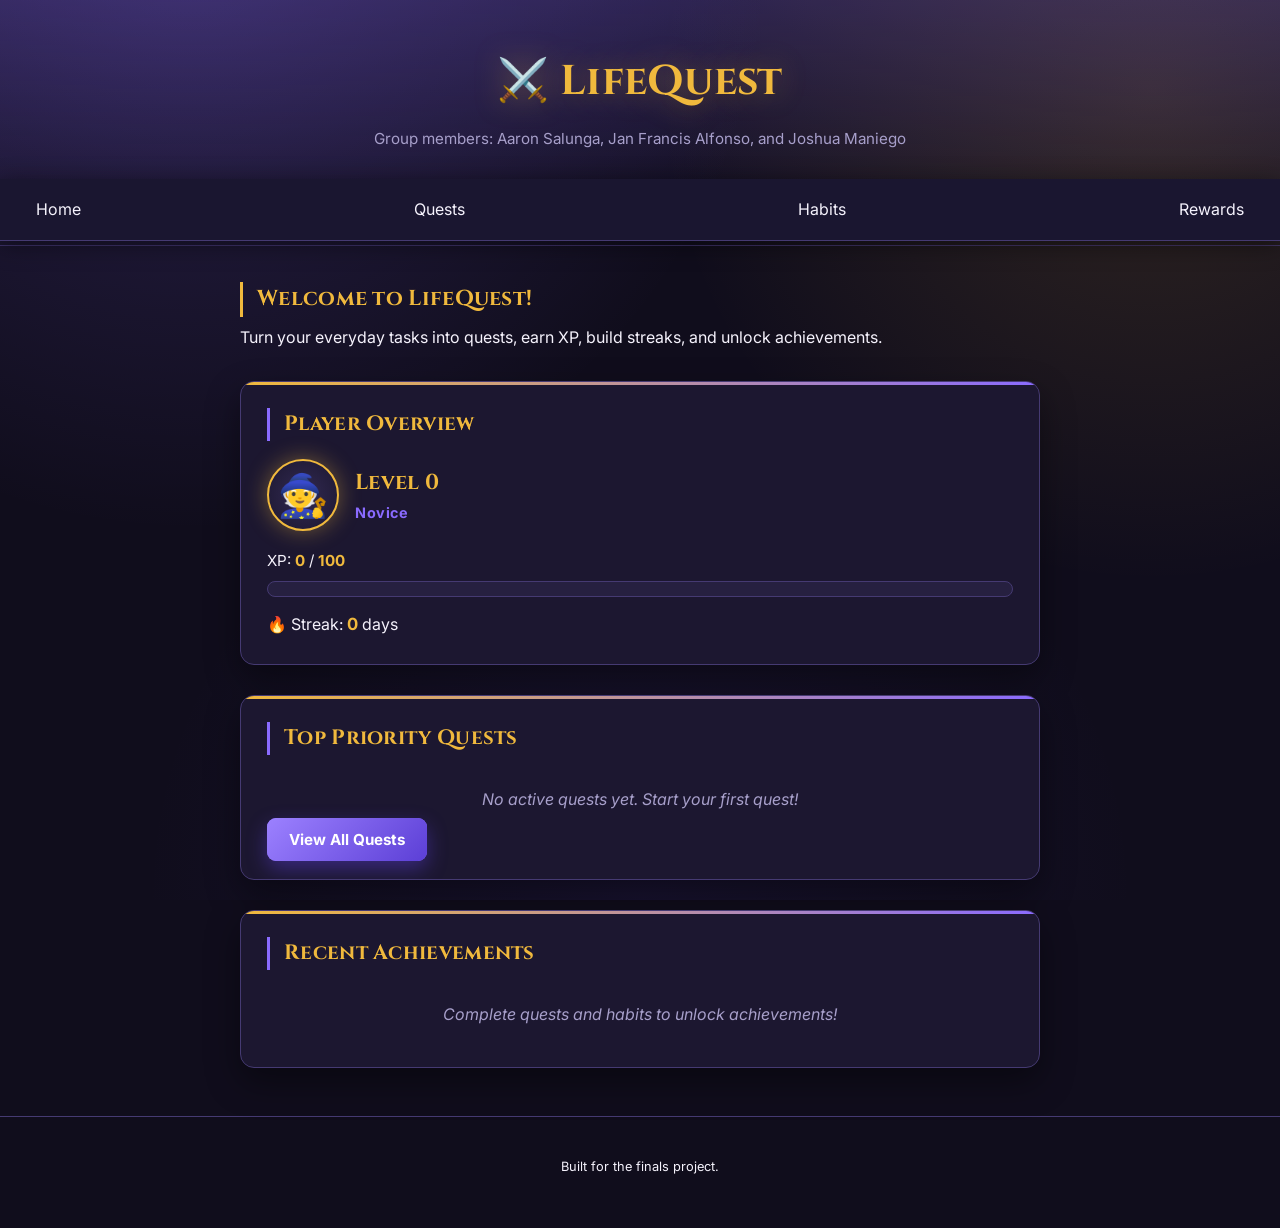
<file: index.html>
<!DOCTYPE html>
<html lang="en">
<head>
  <meta charset="UTF-8" />
  <meta name="viewport" content="width=device-width, initial-scale=1.0" />
  <title>LifeQuest | Home</title>
  <link rel="stylesheet" href="styles.css" />
</head>
<body>

  <header>
    <h1>⚔️ LifeQuest</h1>
    <p>Group members: Aaron Salunga, Jan Francis Alfonso, and Joshua Maniego</p>

    <nav class="nav-bar">
      <a href="index.html">Home</a>
      <a href="quests.html">Quests</a>
      <a href="habits.html">Habits</a>
      <a href="rewards.html">Rewards</a>
    </nav>
  </header>

  <main>

    <section>
      <h2>Welcome to LifeQuest!</h2>
      <p>
        Turn your everyday tasks into quests, earn XP, build streaks,
        and unlock achievements.
      </p>
    </section>

    <section class="card">
      <h2>Player Overview</h2>

      <div class="player-info">
        <div class="avatar">🧙</div>

        <div>
          <h3 id="player-level">Level 0</h3>
          <p id="player-rank">Novice</p>
        </div>
      </div>

      <div class="xp-section">
        <p>
          XP:
          <span id="current-xp">0</span> /
          <span id="next-level-xp">100</span>
        </p>

        <div class="progress-bar">
          <div id="xp-progress" class="progress-fill"></div>
        </div>
      </div>

      <p>
        🔥 Streak:
        <strong id="streak-count">0</strong> days
      </p>
    </section>

    <section class="card">
      <h2>Top Priority Quests</h2>

      <div id="home-quests">
        <p id="no-home-quests">
          No active quests yet. Start your first quest!
        </p>
      </div>

      <a href="quests.html" class="btn-primary">
        View All Quests
      </a>
    </section>

    <section class="card">
      <h2>Recent Achievements</h2>

      <div id="recent-achievements">
        <p id="no-achievements">
          Complete quests and habits to unlock achievements!
        </p>
      </div>
    </section>

  </main>

  <footer>
    <p>Built for the finals project.</p>
  </footer>

  <script src="script.js"></script>
</body>
</html>
</file>
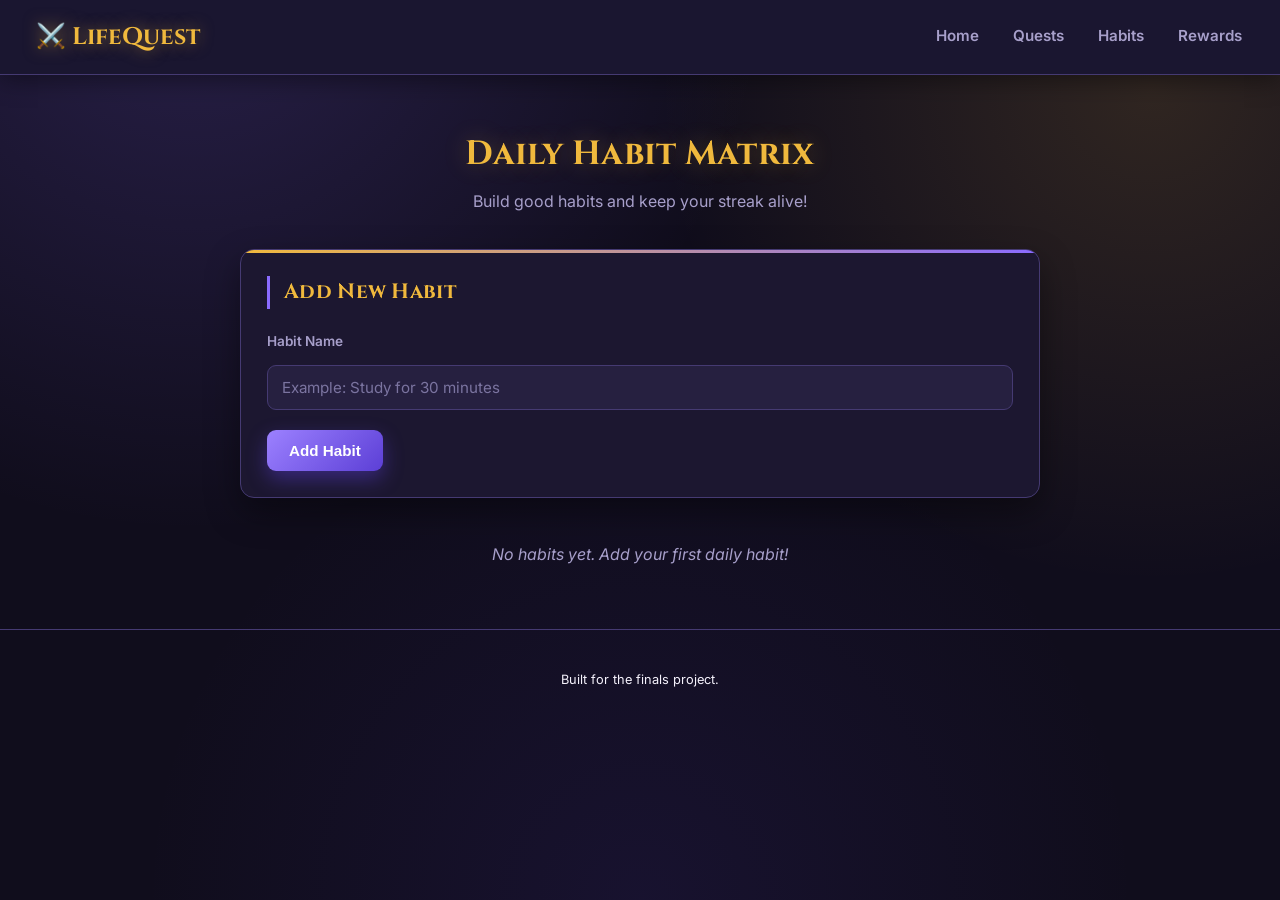
<file: habits.html>
<!DOCTYPE html>
<html lang="en">
<head>
  <meta charset="UTF-8">
  <meta name="viewport" content="width=device-width, initial-scale=1.0">
  <title>LifeQuest | Habits</title>
  <link rel="stylesheet" href="styles.css">
</head>

<body>

  <nav class="nav-bar">
    <div class="logo">⚔️ LifeQuest</div>

    <div class="nav-links">
      <a href="index.html">Home</a>
      <a href="quests.html">Quests</a>
      <a href="habits.html">Habits</a>
      <a href="rewards.html">Rewards</a>
    </div>
  </nav>

  <main>

    <section class="page-header">
      <h1>Daily Habit Matrix</h1>
      <p>Build good habits and keep your streak alive!</p>
    </section>

    <section class="card">

      <h2>Add New Habit</h2>

      <form id="habit-form">

        <label for="habit-name">Habit Name</label>

        <input
          type="text"
          id="habit-name"
          placeholder="Example: Study for 30 minutes"
          required
        >

        <button type="submit" class="btn-primary">
          Add Habit
        </button>

      </form>

    </section>

    <section>

      <div id="habit-list">

        <p id="no-habits">
          No habits yet. Add your first daily habit!
        </p>

      </div>

    </section>

  </main>

  <footer>
    <p>Built for the finals project.</p>
  </footer>

  <script src="script.js"></script>

</body>
</html>
</file>
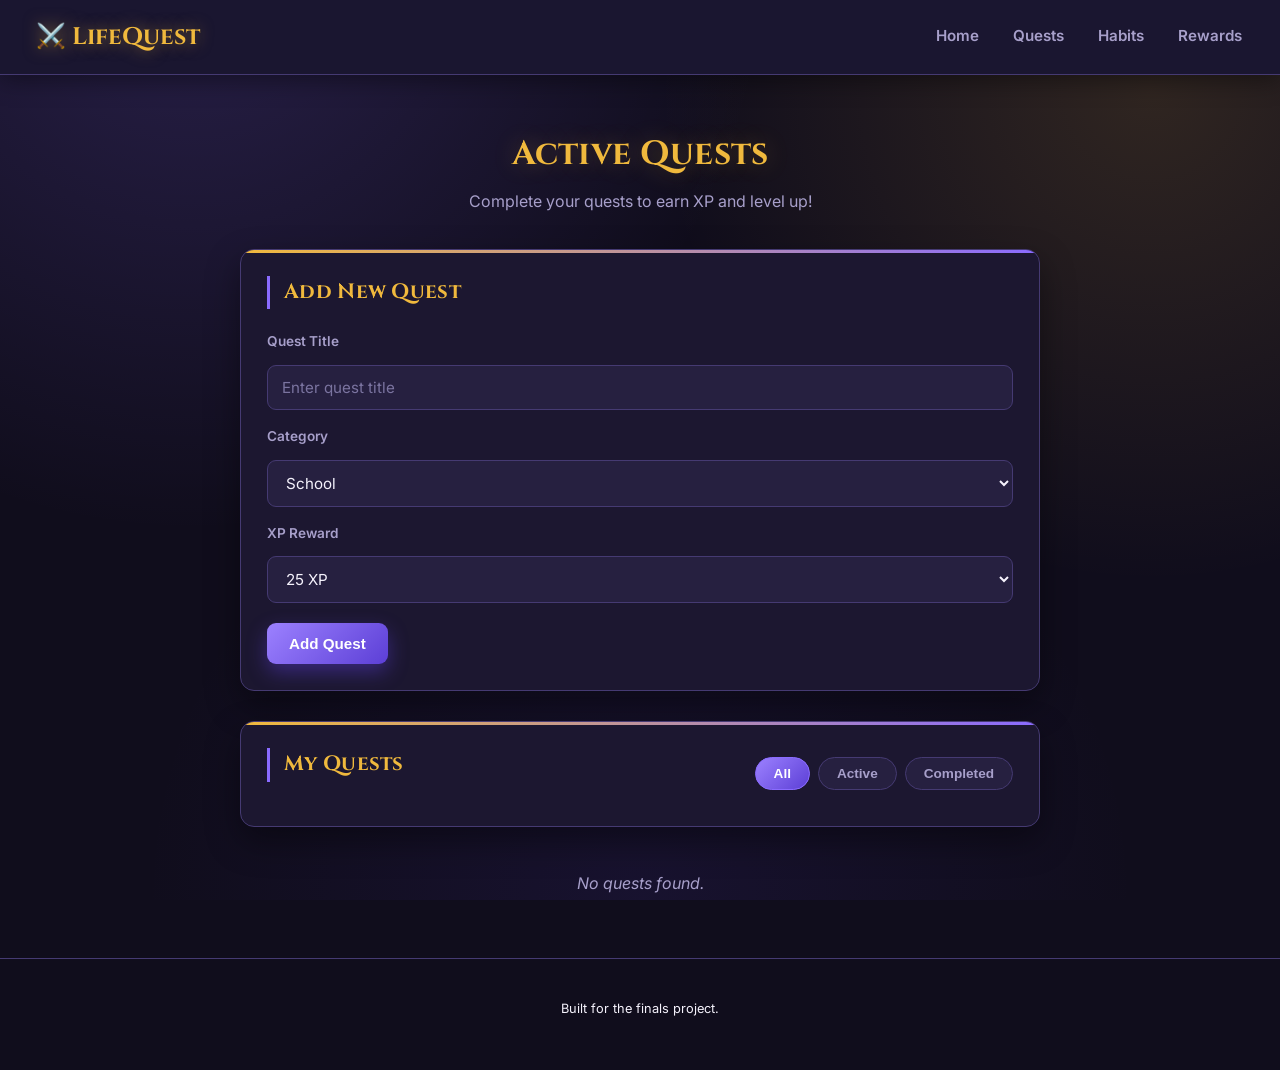
<file: quests.html>
<!DOCTYPE html>
<html lang="en">
<head>
  <meta charset="UTF-8">
  <meta name="viewport" content="width=device-width, initial-scale=1.0">
  <title>LifeQuest | Quests</title>
  <link rel="stylesheet" href="styles.css">
</head>

<body>

  <nav class="nav-bar">
    <div class="logo">⚔️ LifeQuest</div>

    <div class="nav-links">
      <a href="index.html">Home</a>
      <a href="quests.html">Quests</a>
      <a href="habits.html">Habits</a>
      <a href="rewards.html">Rewards</a>
    </div>
  </nav>

  <main>

    <section class="page-header">
      <h1>Active Quests</h1>
      <p>Complete your quests to earn XP and level up!</p>
    </section>

    <section class="card">
      <h2>Add New Quest</h2>

      <form id="quest-form">

        <label for="quest-title">Quest Title</label>

        <input
          type="text"
          id="quest-title"
          placeholder="Enter quest title"
          required
        >

        <label for="quest-category">Category</label>

        <select id="quest-category">
          <option value="School">School</option>
          <option value="Health">Health</option>
          <option value="Personal">Personal</option>
          <option value="Chores">Chores</option>
        </select>

        <label for="quest-xp">XP Reward</label>

        <select id="quest-xp">
          <option value="25">25 XP</option>
          <option value="50">50 XP</option>
          <option value="75">75 XP</option>
          <option value="100">100 XP</option>
        </select>

        <button type="submit" class="btn-primary">
          Add Quest
        </button>

      </form>
    </section>

    <section class="card">

      <div class="quest-header">
        <h2>My Quests</h2>

        <div class="quest-filters">

          <button
            type="button"
            class="filter-btn active-filter"
            data-filter="all">
            All
          </button>

          <button
            type="button"
            class="filter-btn"
            data-filter="active">
            Active
          </button>

          <button
            type="button"
            class="filter-btn"
            data-filter="completed">
            Completed
          </button>

        </div>
      </div>

    </section>

    <section>

      <div id="quest-list">

        <p id="no-quests">
          You don't have any quests yet. Add your first quest above!
        </p>

      </div>

    </section>

  </main>

  <footer>
    <p>Built for the finals project.</p>
  </footer>

  <script src="script.js"></script>

</body>
</html>
</file>
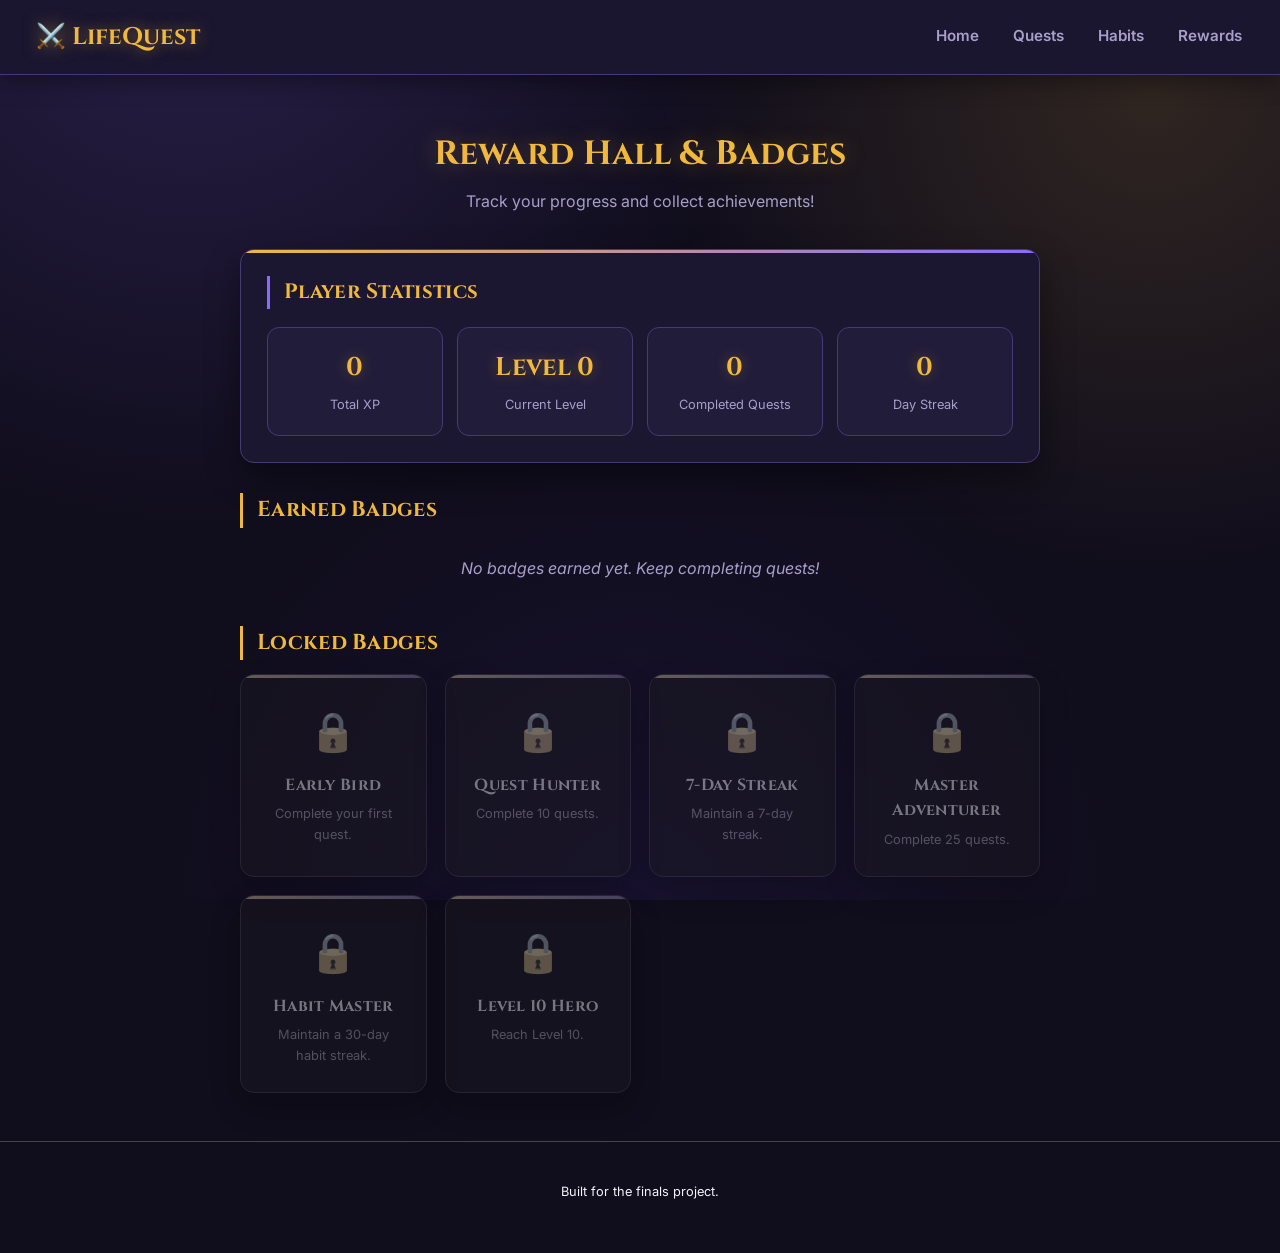
<file: rewards.html>
<!DOCTYPE html>
<html lang="en">
<head>
  <meta charset="UTF-8">
  <meta name="viewport" content="width=device-width, initial-scale=1.0">
  <title>LifeQuest | Rewards</title>
  <link rel="stylesheet" href="styles.css">
</head>

<body>

  <nav class="nav-bar">
    <div class="logo">⚔️ LifeQuest</div>

    <div class="nav-links">
      <a href="index.html">Home</a>
      <a href="quests.html">Quests</a>
      <a href="habits.html">Habits</a>
      <a href="rewards.html">Rewards</a>
    </div>
  </nav>

  <main>

    <section class="page-header">
      <h1>Reward Hall & Badges</h1>
      <p>Track your progress and collect achievements!</p>
    </section>

    <section class="card">

      <h2>Player Statistics</h2>

      <div class="stats-grid">

        <div class="stat-box">
          <h3 id="total-xp">0</h3>
          <p>Total XP</p>
        </div>

        <div class="stat-box">
          <h3 id="reward-level">Level 0</h3>
          <p>Current Level</p>
        </div>

        <div class="stat-box">
          <h3 id="completed-quests">0</h3>
          <p>Completed Quests</p>
        </div>

        <div class="stat-box">
          <h3 id="reward-streak">0</h3>
          <p>Day Streak</p>
        </div>

      </div>

    </section>

    <section>

      <h2>Earned Badges</h2>

      <div id="earned-badges" class="badge-grid">

        <p id="no-earned-badges">
          No badges earned yet. Keep completing quests!
        </p>

      </div>

    </section>

    <section>

      <h2>Locked Badges</h2>

      <div id="locked-badges" class="badge-grid">

        <div class="card badge-card">
          <div class="badge-icon">🔒</div>
          <h3>Early Bird</h3>
          <p>Complete your first quest.</p>
        </div>

        <div class="card badge-card">
          <div class="badge-icon">🔒</div>
          <h3>Quest Hunter</h3>
          <p>Complete 10 quests.</p>
        </div>

        <div class="card badge-card">
          <div class="badge-icon">🔒</div>
          <h3>7-Day Streak</h3>
          <p>Maintain a 7-day streak.</p>
        </div>

        <div class="card badge-card">
          <div class="badge-icon">🔒</div>
          <h3>Master Adventurer</h3>
          <p>Complete 25 quests.</p>
        </div>

        <div class="card badge-card">
          <div class="badge-icon">🔒</div>
          <h3>Habit Master</h3>
          <p>Maintain a 30-day habit streak.</p>
        </div>

        <div class="card badge-card">
          <div class="badge-icon">🔒</div>
          <h3>Level 10 Hero</h3>
          <p>Reach Level 10.</p>
        </div>

      </div>

    </section>

  </main>

  <footer>
    <p>Built for the finals project.</p>
  </footer>

  <script src="script.js"></script>

</body>
</html>
</file>
<file: styles.css>
@import url('https://fonts.googleapis.com/css2?family=Cinzel:wght@600;700&family=Inter:wght@400;500;600;700&display=swap');

* {
  box-sizing: border-box;
  margin: 0;
  padding: 0;
}

html {
  background-color: #100d1c;
}

body {
  background-color: #100d1c;
  background-image:
    radial-gradient(circle at 15% -5%, rgba(138, 107, 255, 0.20), transparent 40%),
    radial-gradient(circle at 90% 10%, rgba(240, 185, 61, 0.14), transparent 35%),
    radial-gradient(circle at 50% 100%, rgba(92, 63, 214, 0.10), transparent 45%);
  background-attachment: fixed;
  background-repeat: no-repeat;
  color: #f5f2fc;
  font-family: 'Inter', 'Segoe UI', Roboto, Arial, sans-serif;
  line-height: 1.6;
  min-height: 100vh;
  padding-bottom: 40px;
}

h1, h2, h3 {
  font-family: 'Cinzel', 'Times New Roman', serif;
  color: #f0b93d;
  letter-spacing: 0.3px;
}

p {
  color: #f5f2fc;
}

a {
  color: #f5f2fc;
  text-decoration: none;
}

/* ==========================================================================
   Nav bar
   ========================================================================== */

.nav-bar {
  display: flex;
  align-items: center;
  justify-content: space-between;
  flex-wrap: wrap;
  gap: 12px;
  background-color: #1a1630;
  padding: 18px 36px;
  border-bottom: 1px solid #453a72;
  box-shadow: 0 4px 24px rgba(0, 0, 0, 0.45);
  position: sticky;
  top: 0;
  z-index: 50;
}

.logo {
  font-family: 'Cinzel', 'Times New Roman', serif;
  font-size: 1.5rem;
  font-weight: 700;
  color: #f0b93d;
  text-shadow: 0 0 16px rgba(240, 185, 61, 0.5);
}

.nav-links {
  display: flex;
  gap: 30px;
}

.nav-links a {
  color: #a79fca;
  font-weight: 600;
  font-size: 0.95rem;
  padding: 6px 2px;
  border-bottom: 2px solid transparent;
  transition: color 0.2s ease, border-color 0.2s ease;
}

.nav-links a:hover,
.nav-links a:focus {
  color: #f0b93d;
  border-bottom-color: #f0b93d;
}

/* ==========================================================================
   Hero header (home page only)
   ========================================================================== */

header {
  text-align: center;
  padding-bottom: 4px;
  background: linear-gradient(180deg, rgba(138, 107, 255, 0.22), transparent 90%);
  border-bottom: 1px solid rgba(69, 58, 114, 0.6);
}

header h1 {
  font-size: 2.6rem;
  padding: 48px 16px 12px;
  text-shadow: 0 0 30px rgba(240, 185, 61, 0.4);
}

header > p {
  color: #a79fca;
  padding-bottom: 28px;
  font-size: 0.95rem;
}

/* ==========================================================================
   Main layout
   ========================================================================== */

main {
  max-width: 840px;
  margin: 0 auto;
  padding: 36px 20px;
  display: flex;
  flex-direction: column;
  gap: 30px;
}

.page-header {
  text-align: center;
  padding: 16px 0 4px;
}

.page-header h1 {
  font-size: 2.1rem;
  text-shadow: 0 0 24px rgba(240, 185, 61, 0.3);
}

.page-header p {
  color: #a79fca;
  margin-top: 8px;
}

/* ==========================================================================
   Cards
   ========================================================================== */

.card {
  background-color: #1c1730;
  border: 1px solid #453a72;
  border-radius: 14px;
  padding: 26px;
  box-shadow: 0 14px 34px rgba(0, 0, 0, 0.4);
  position: relative;
  overflow: hidden;
}

/* thin gold line across the very top of every card, like a game panel */
.card::before {
  content: "";
  position: absolute;
  top: 0;
  left: 0;
  right: 0;
  height: 3px;
  background: linear-gradient(90deg, #f0b93d, #8a6bff);
}

.card h2 {
  font-size: 1.3rem;
  margin-bottom: 18px;
  padding-left: 14px;
  border-left: 3px solid #8a6bff;
}

/* ==========================================================================
   Forms
   ========================================================================== */

form {
  display: flex;
  flex-direction: column;
  gap: 12px;
}

label {
  font-size: 0.85rem;
  font-weight: 600;
  color: #a79fca;
  margin-top: 4px;
}

input[type="text"],
select {
  background-color: #262040;
  border: 1px solid #453a72;
  border-radius: 9px;
  color: #f5f2fc;
  padding: 12px 14px;
  font-size: 0.95rem;
  font-family: 'Inter', 'Segoe UI', Roboto, Arial, sans-serif;
  transition: border-color 0.2s ease, box-shadow 0.2s ease;
}

input[type="text"]::placeholder {
  color: #7b74a0;
}

input[type="text"]:focus,
select:focus {
  outline: none;
  border-color: #8a6bff;
  box-shadow: 0 0 0 4px rgba(138, 107, 255, 0.25);
}

select {
  cursor: pointer;
}

.btn-primary {
  background-color: #8a6bff;
  background-image: linear-gradient(135deg, #9c81ff, #5c3fd6);
  color: #ffffff;
  border: none;
  border-radius: 9px;
  padding: 12px 22px;
  font-size: 0.95rem;
  font-weight: 700;
  cursor: pointer;
  align-self: flex-start;
  margin-top: 8px;
  box-shadow: 0 8px 20px rgba(92, 63, 214, 0.45);
  transition: transform 0.15s ease, box-shadow 0.15s ease;
}

.btn-primary:hover {
  transform: translateY(-2px);
  box-shadow: 0 12px 26px rgba(92, 63, 214, 0.55);
}

.btn-primary:active {
  transform: translateY(0);
}

/* ==========================================================================
   Player overview (home page)
   ========================================================================== */

.player-info {
  display: flex;
  align-items: center;
  gap: 16px;
  margin-bottom: 18px;
}

.avatar {
  font-size: 2.6rem;
  background-color: #262040;
  background-image: radial-gradient(circle, #322a52, #1c1730);
  border: 2px solid #f0b93d;
  box-shadow: 0 0 22px rgba(240, 185, 61, 0.4);
  border-radius: 50%;
  width: 72px;
  height: 72px;
  display: flex;
  align-items: center;
  justify-content: center;
  flex-shrink: 0;
}

#player-level {
  font-size: 1.35rem;
}

#player-rank {
  color: #8a6bff;
  font-weight: 700;
  font-size: 0.9rem;
  letter-spacing: 0.5px;
}

.xp-section {
  margin-bottom: 14px;
  font-size: 0.95rem;
  color: #a79fca;
}

.xp-section span {
  color: #f0b93d;
  font-weight: 700;
}

.progress-bar {
  width: 100%;
  height: 16px;
  background-color: #262040;
  border: 1px solid #453a72;
  border-radius: 10px;
  overflow: hidden;
  margin-top: 8px;
}

.progress-fill {
  height: 100%;
  width: 0%;
  background-color: #f0b93d;
  background-image: linear-gradient(90deg, #c99a3a, #f0b93d, #ffd875);
  box-shadow: 0 0 12px rgba(240, 185, 61, 0.7);
  border-radius: 10px;
  transition: width 0.4s ease;
}

#streak-count {
  color: #f0b93d;
  font-size: 1.05rem;
}

/* ==========================================================================
   Quest list, filters, habit list
   ========================================================================== */

.quest-header {
  display: flex;
  align-items: center;
  justify-content: space-between;
  flex-wrap: wrap;
  gap: 10px;
}

.quest-filters {
  display: flex;
  gap: 8px;
}

.filter-btn {
  background-color: #262040;
  color: #a79fca;
  border: 1px solid #453a72;
  border-radius: 20px;
  padding: 8px 18px;
  font-size: 0.85rem;
  font-weight: 600;
  cursor: pointer;
  transition: background-color 0.2s ease, color 0.2s ease, border-color 0.2s ease;
}

.filter-btn:hover {
  color: #f5f2fc;
  border-color: #8a6bff;
}

.filter-btn.active-filter {
  background-color: #8a6bff;
  background-image: linear-gradient(135deg, #9c81ff, #5c3fd6);
  color: #ffffff;
  border-color: #8a6bff;
}

/* individual quest / habit item cards, added dynamically via JS */
.quest-item,
.habit-item {
  background-color: #211c3a;
  border: 1px solid #453a72;
  border-left: 5px solid #8a6bff;
  border-radius: 12px;
  padding: 18px 20px;
  margin-bottom: 14px;
  display: flex;
  justify-content: space-between;
  align-items: center;
  gap: 12px;
  transition: transform 0.15s ease, box-shadow 0.15s ease, border-color 0.15s ease;
}

.quest-item:hover,
.habit-item:hover {
  transform: translateX(4px);
  box-shadow: 0 8px 20px rgba(0, 0, 0, 0.35);
}

.quest-item.completed,
.habit-item.completed {
  border-left-color: #4ade80;
  opacity: 0.6;
}

.tag {
  display: inline-block;
  background-color: rgba(138, 107, 255, 0.22);
  color: #b6a4ff;
  font-size: 0.75rem;
  font-weight: 700;
  padding: 4px 12px;
  border-radius: 20px;
  margin-right: 8px;
}

.xp-badge {
  display: inline-block;
  background-color: rgba(240, 185, 61, 0.15);
  color: #f0b93d;
  font-weight: 700;
  font-size: 0.85rem;
  padding: 4px 12px;
  border-radius: 20px;
}

#no-quests,
#no-habits,
#no-home-quests,
#no-achievements,
#no-earned-badges {
  color: #a79fca;
  text-align: center;
  padding: 14px 0;
  font-style: italic;
}

/* ==========================================================================
   Stats grid (rewards page)
   ========================================================================== */

.stats-grid {
  display: grid;
  grid-template-columns: repeat(4, 1fr);
  gap: 14px;
}

.stat-box {
  background-color: #211c3a;
  border: 1px solid #453a72;
  border-radius: 12px;
  text-align: center;
  padding: 20px 8px;
  transition: transform 0.15s ease, border-color 0.15s ease;
}

.stat-box:hover {
  transform: translateY(-4px);
  border-color: #f0b93d;
}

.stat-box h3 {
  font-size: 1.6rem;
  text-shadow: 0 0 14px rgba(240, 185, 61, 0.35);
}

.stat-box p {
  color: #a79fca;
  font-size: 0.8rem;
  margin-top: 6px;
}

/* ==========================================================================
   Badges
   ========================================================================== */

.badge-grid {
  display: grid;
  grid-template-columns: repeat(auto-fit, minmax(160px, 1fr));
  gap: 18px;
  margin-top: 14px;
}

.badge-card {
  text-align: center;
  transition: transform 0.15s ease;
}

.badge-icon {
  font-size: 2.4rem;
  margin-bottom: 10px;
}

.badge-card h3 {
  font-size: 1rem;
  color: #f5f2fc;
}

.badge-card p {
  color: #a79fca;
  font-size: 0.8rem;
  margin-top: 6px;
}

/* locked badges stay dim and grayscale, earned badges glow gold */
#locked-badges .badge-card {
  opacity: 0.45;
  filter: grayscale(70%);
}

#earned-badges .badge-card {
  border-color: #f0b93d;
  box-shadow: 0 0 24px rgba(240, 185, 61, 0.3);
}

#earned-badges .badge-card:hover {
  transform: translateY(-5px);
}

/* plain section headings (Earned Badges / Locked Badges titles) */
main > section > h2 {
  font-size: 1.35rem;
  padding-left: 14px;
  border-left: 3px solid #f0b93d;
  margin-bottom: 8px;
}

/* ==========================================================================
   Footer
   ========================================================================== */

footer {
  text-align: center;
  color: #a79fca;
  font-size: 0.8rem;
  padding: 40px 16px 10px;
  border-top: 1px solid #453a72;
  margin-top: 12px;
}


@keyframes rise-in {
  from {
    opacity: 0;
    transform: translateY(12px);
  }
  to {
    opacity: 1;
    transform: translateY(0);
  }
}

header h1,
header > p {
  animation: rise-in 0.6s ease both;
}

header > p {
  animation-delay: 0.1s;
}

@media (prefers-reduced-motion: reduce) {
  header h1,
  header > p {
    animation: none;
  }
}

/* ==========================================================================
   Responsive
   ========================================================================== */

@media (max-width: 600px) {
  .nav-bar {
    flex-direction: column;
    align-items: flex-start;
    padding: 16px 20px;
  }

  .nav-links {
    gap: 18px;
    flex-wrap: wrap;
  }

  header h1 {
    font-size: 2rem;
    padding-top: 32px;
  }

  .stats-grid {
    grid-template-columns: repeat(2, 1fr);
  }

  .quest-item,
  .habit-item {
    flex-direction: column;
    align-items: flex-start;
  }

  .card {
    padding: 20px;
  }
}
</file>
